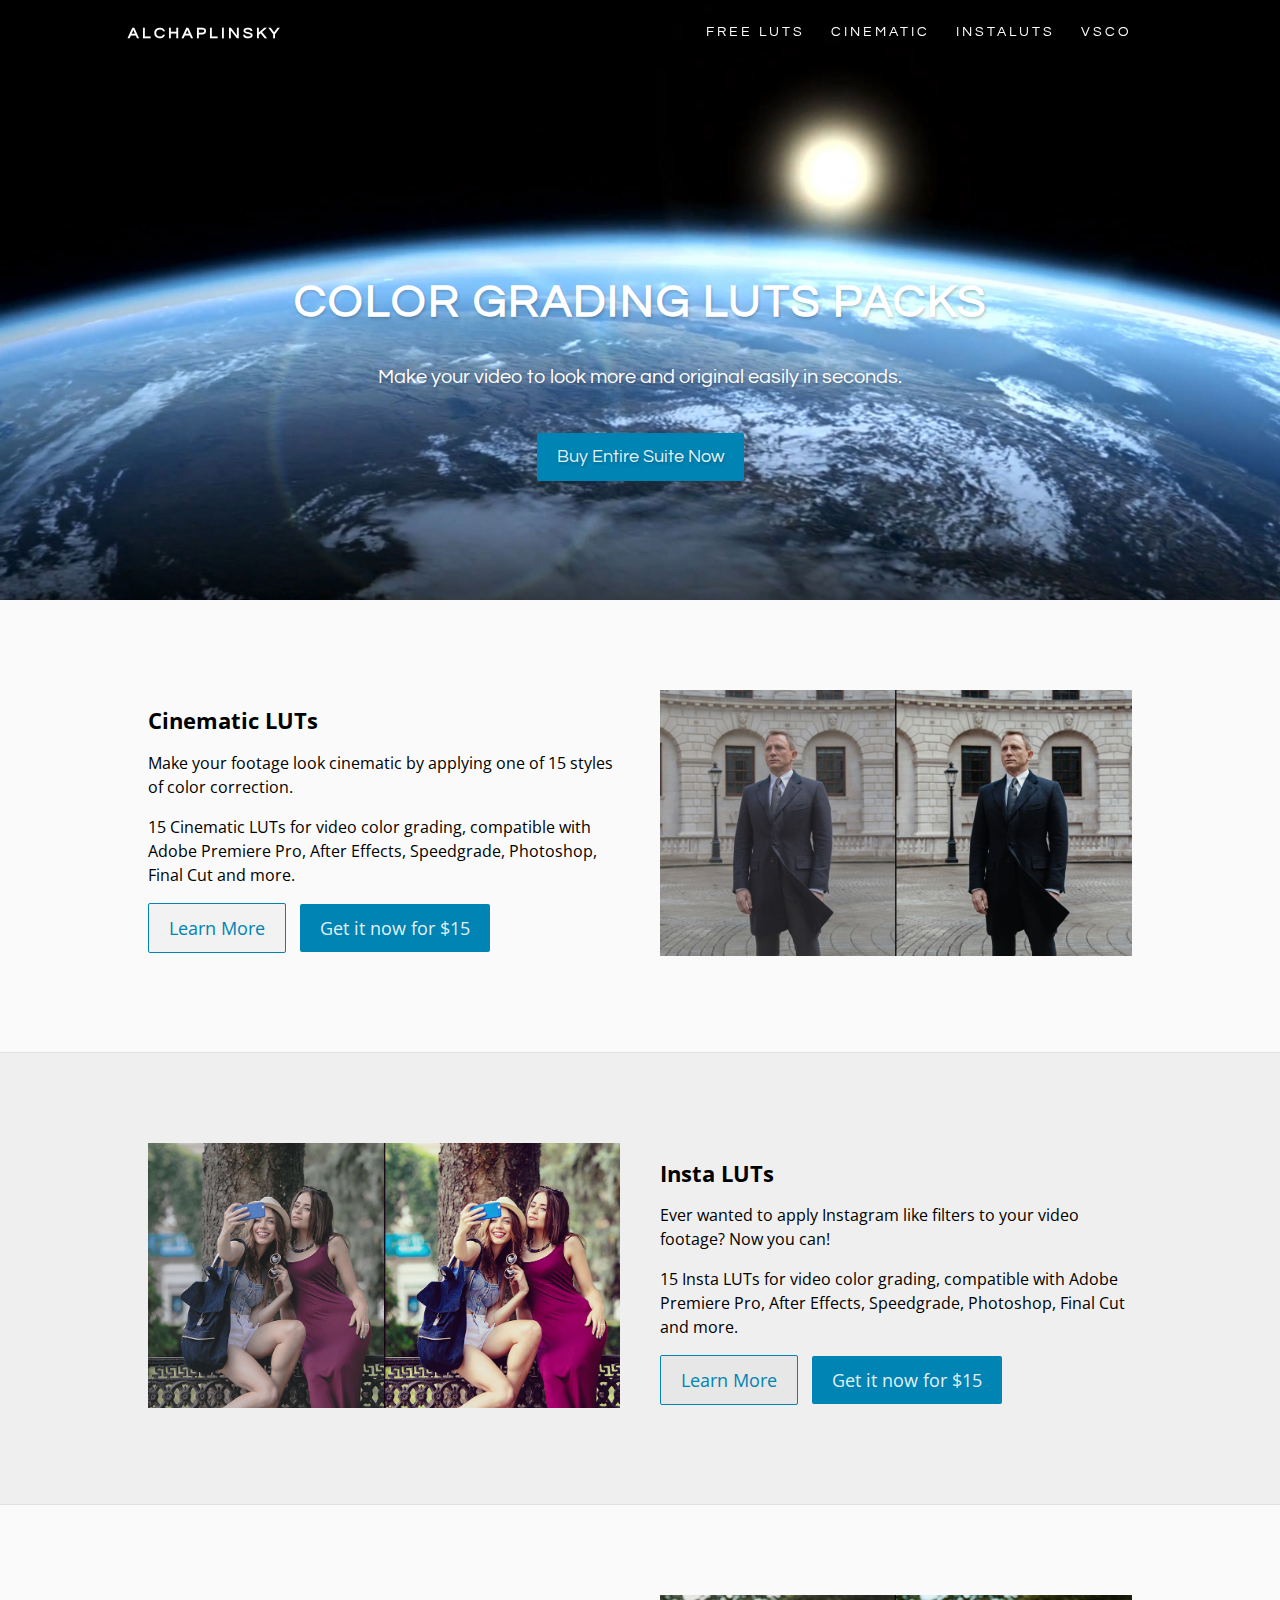
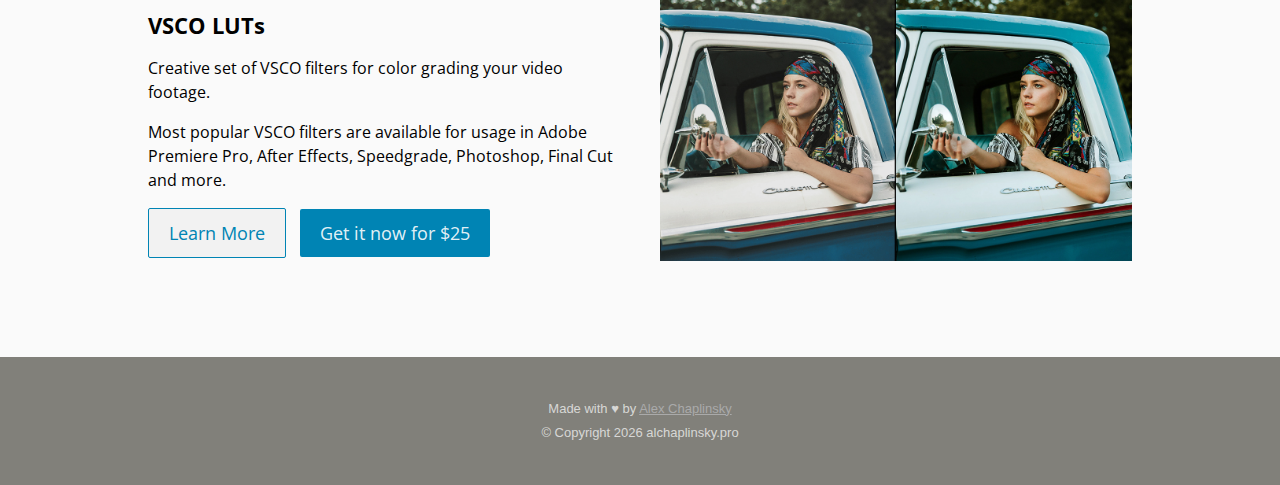
<file: index.html>
<!DOCTYPE html>
<html>
  <head>
    <meta charset="utf-8">
    <title>Artisitc LUTs for Video Color Grading</title>
    <meta name="viewport" content="width=device-width, initial-scale=1">
    <meta name="description" content="Artistic LUTs for Color Grading your videos. 15 Cinematic and 15 Instagram filters presents for Adobe Premiere Pro, After Effects, SpeedGrade, Final Cut Pro X and others" />
    <meta name="keywords" content="video, color grading, LUT, color correction, presets, adobe premiere, final cut, adobe speedgrade, editing" />

    <meta property="fb:app_id" content="1656847441282777">
    <meta property="og:title" content="Artisitc LUTs for Video Color Grading by alchaplinsky">
		<meta property="og:type" content="article">
		<meta property="og:url" content="http://luts.alchaplinsky.pro/">
		<meta property="og:image" content="http://luts.alchaplinsky.pro/images/creative_cover.jpg">
		<meta property="og:description" content="Artistic LUTs for Color Grading videos. 15 Cinematic and 15 Instagram filters presets for Adobe Premiere Pro, After Effects, SpeedGrade, Final Cut Pro X and others.">
		<meta property="og:site_name" content="Alchaplinsky">

    <meta name="twitter:card" content="product">
		<meta name="twitter:site" content="http://luts.alchaplinsky.pro/">
		<meta name="twitter:title" content="Artisitc LUTs for Video Color Grading by alchaplinsky">
		<meta name="twitter:description" content="Artistic LUTs for Color Grading videos. 15 Cinematic and 15 Instagram filters presets for Adobe Premiere Pro, After Effects, SpeedGrade, Final Cut Pro X and others.">
		<meta name="twitter:creator" content="@alchaplinsky">
		<meta name="twitter:image" content="http://luts.alchaplinsky.pro/images/creative_cover.jpg">

    <meta name="google-site-verification" content="h7UdFY4v6fXzL4sG2YnH9sVCjisX4ZGQZk3UaNiEnq0" />
    <link rel="icon" type="image/png" href="images/favicon.png" />
    <script>
      (function(i,s,o,g,r,a,m){i['GoogleAnalyticsObject']=r;i[r]=i[r]||function(){
      (i[r].q=i[r].q||[]).push(arguments)},i[r].l=1*new Date();a=s.createElement(o),
      m=s.getElementsByTagName(o)[0];a.async=1;a.src=g;m.parentNode.insertBefore(a,m)
      })(window,document,'script','https://www.google-analytics.com/analytics.js','ga');

      ga('create', 'UA-91455305-1', 'auto');
      ga('send', 'pageview');

    </script>
    <script type="text/javascript" src="//cdnjs.cloudflare.com/ajax/libs/jquery/2.1.3/jquery.min.js"></script>
    <link rel="stylesheet" href="stylesheets/application.css" />
  </head>
  <body>
    <div class="header">
      <div class="container">
        <a href="/" class="logo">ALCHAPLINSKY</a>
        <ul class="navigation">
          <li><a href="/free.html">FREE LUTS</a></li>
          <li><a href="/cinematic.html">CINEMATIC</a></li>
          <li><a href="/instagram.html">INSTALUTS</a></li>
          <li><a href="/vsco.html">VSCO</a></li>
        </ul>
      </div>
    </div>
    <div class="teaser">
      <div class="words">
        <h1>Color Grading LUTs Packs</h1>
        <p>Make your video to look more and original easily in seconds.</p>
        <br />
        <a href="https://sellfy.com/alchaplinsky" class="button">Buy Entire Suite Now</a>
        <!-- <div><small>Save $14</small></div> -->
      </div>
    </div>
    <section>
      <div class="row">
        <div class="col1of2">
          <h2>Cinematic LUTs</h2>
          <p>Make your footage look cinematic by applying one of 15 styles of color correction.</p>
          </p>15 Cinematic LUTs for video color grading, compatible with Adobe Premiere Pro, After Effects, Speedgrade, Photoshop, Final Cut and more.</p>
          <a href="/cinematic.html" class="button hollow">Learn More</a>
          <a href="https://sellfy.com/p/9xzc/" class="button">Get it now for $15</a>
        </div>
        <div class="col1of2 mobile-hidden">
          <a href="/cinematic.html"><img src="images/cinematic_preview.jpg" alt="" width="100%" /></a>
        </div>
      </div>
    </section>
    <section class="shaded">
      <div class="row">
        <div class="col1of2 mobile-hidden">
          <a href="/instagram.html"><img src="images/instagram_preview.jpg" alt="" width="100%" ></a>
        </div>
        <div class="col1of2">
          <h2>Insta LUTs</h2>
          <p>Ever wanted to apply Instagram like filters to your video footage? Now you can!</p>
          <p>15 Insta LUTs for video color grading, compatible with Adobe Premiere Pro, After Effects, Speedgrade, Photoshop, Final Cut and more.</p>
          <a href="/instagram.html" class="button hollow">Learn More</a>
          <a href="https://sellfy.com/p/2c6M/" class="button">Get it now for $15</a>
        </div>
      </div>
    </section>
    <section>
      <div class="row">
        <div class="col1of2">
          <h2>VSCO LUTs</h2>
          <p>Creative set of VSCO filters for color grading your video footage.</p>
          <p>Most popular VSCO filters are available for usage in Adobe Premiere Pro, After Effects, Speedgrade, Photoshop, Final Cut and more.</p>
          <a href="/vsco.html" class="button hollow">Learn More</a>
          <a href="https://sellfy.com/p/lRgl/" class="button">Get it now for $25</a>
        </div>
        <div class="col1of2 mobile-hidden">
          <a href="/cinematic.html"><img src="images/vsco_preview.jpg" alt="" width="100%" ></a>
        </div>
      </div>
    </section>
    <footer class="dark">
      <div class="container">
        <div>Made with &#9829; by <a href="http://instagram.com/alchaplinsky" target="_blank">Alex Chaplinsky</a></div>
        <div>&copy; Copyright <span id="copyright-year"></span> alchaplinsky.pro</div>
      </div>
    </footer>
  </body>
  <script type="text/javascript" src="javascripts/application.js"></script>
  <!-- Yandex.Metrika counter -->
    <script type="text/javascript">
        (function (d, w, c) {
            (w[c] = w[c] || []).push(function() {
                try {
                    w.yaCounter42581769 = new Ya.Metrika({
                        id:42581769,
                        clickmap:true,
                        trackLinks:true,
                        accurateTrackBounce:true,
                        webvisor:true
                    });
                } catch(e) { }
            });

            var n = d.getElementsByTagName("script")[0],
                s = d.createElement("script"),
                f = function () { n.parentNode.insertBefore(s, n); };
            s.type = "text/javascript";
            s.async = true;
            s.src = "https://mc.yandex.ru/metrika/watch.js";

            if (w.opera == "[object Opera]") {
                d.addEventListener("DOMContentLoaded", f, false);
            } else { f(); }
        })(document, window, "yandex_metrika_callbacks");
    </script>
    <noscript><div><img src="https://mc.yandex.ru/watch/42581769" style="position:absolute; left:-9999px;" alt="" /></div></noscript>
  <!-- /Yandex.Metrika counter -->
</html>
</file>
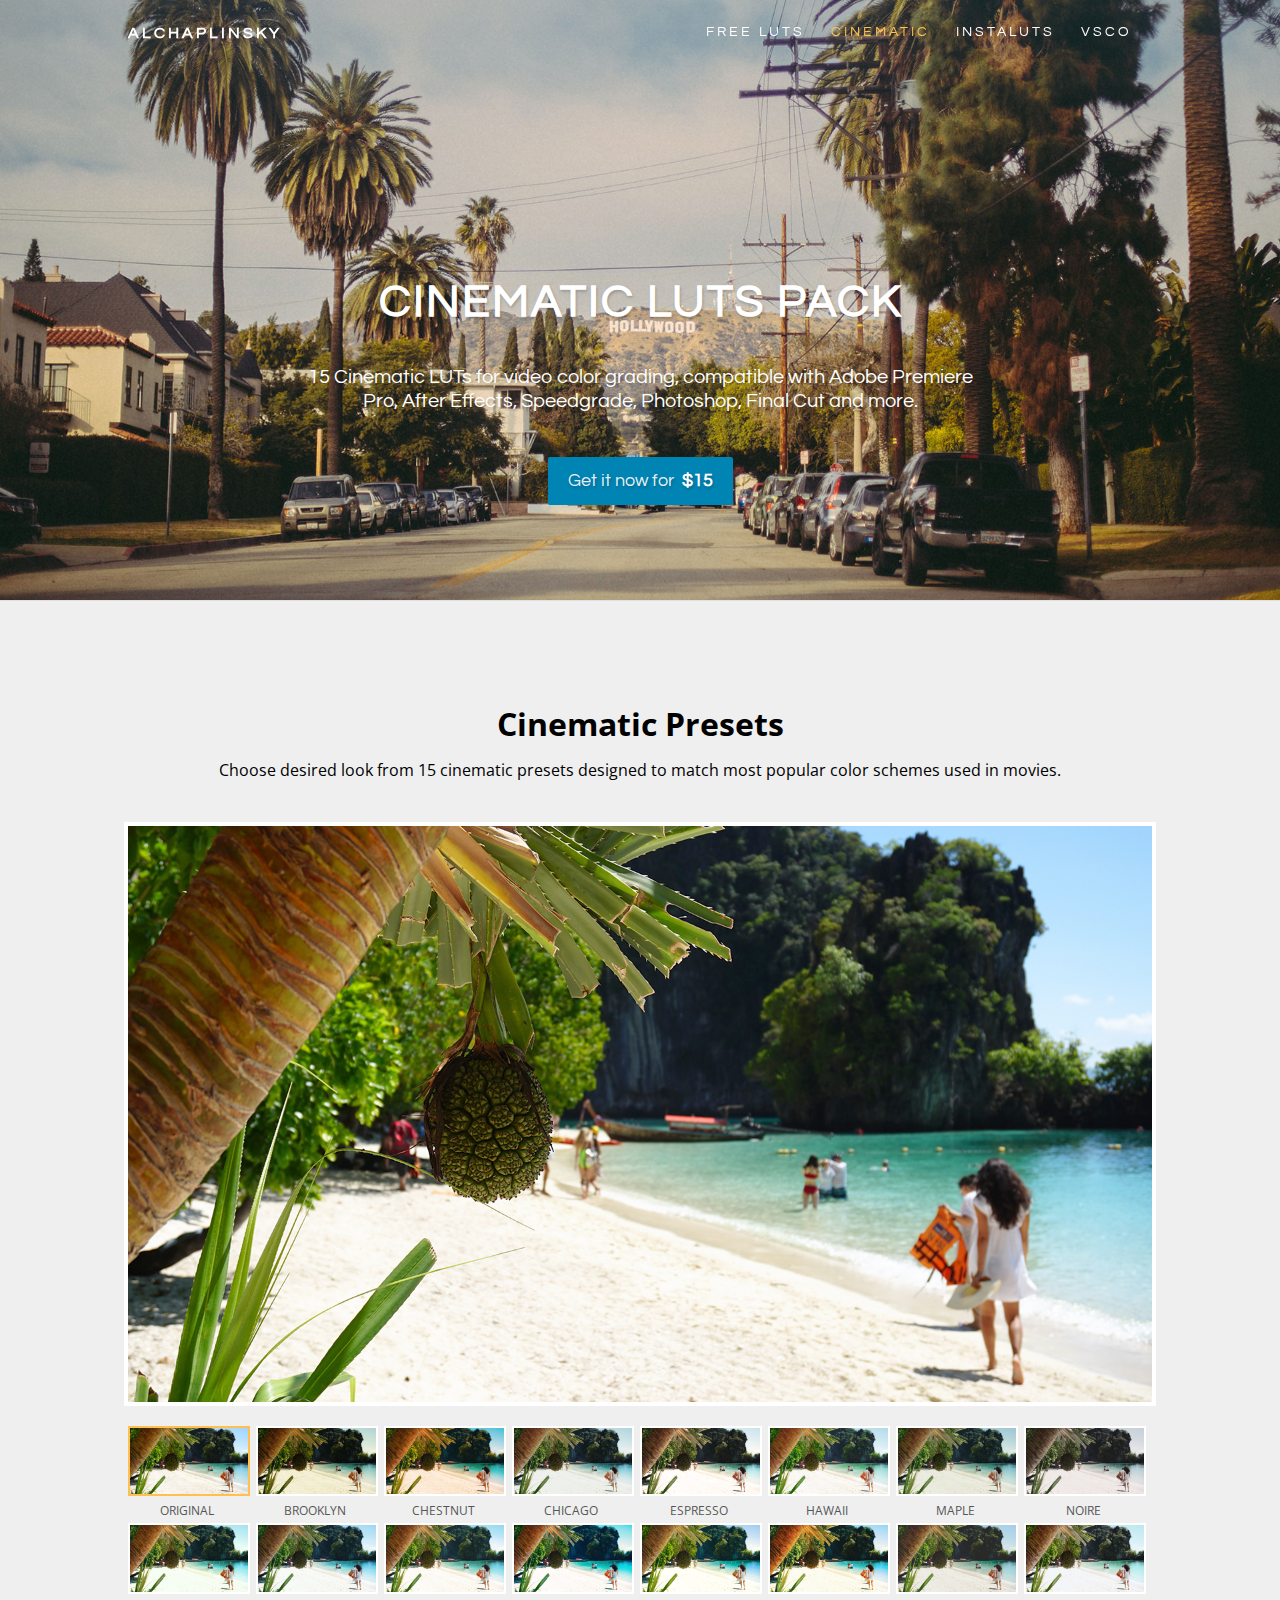
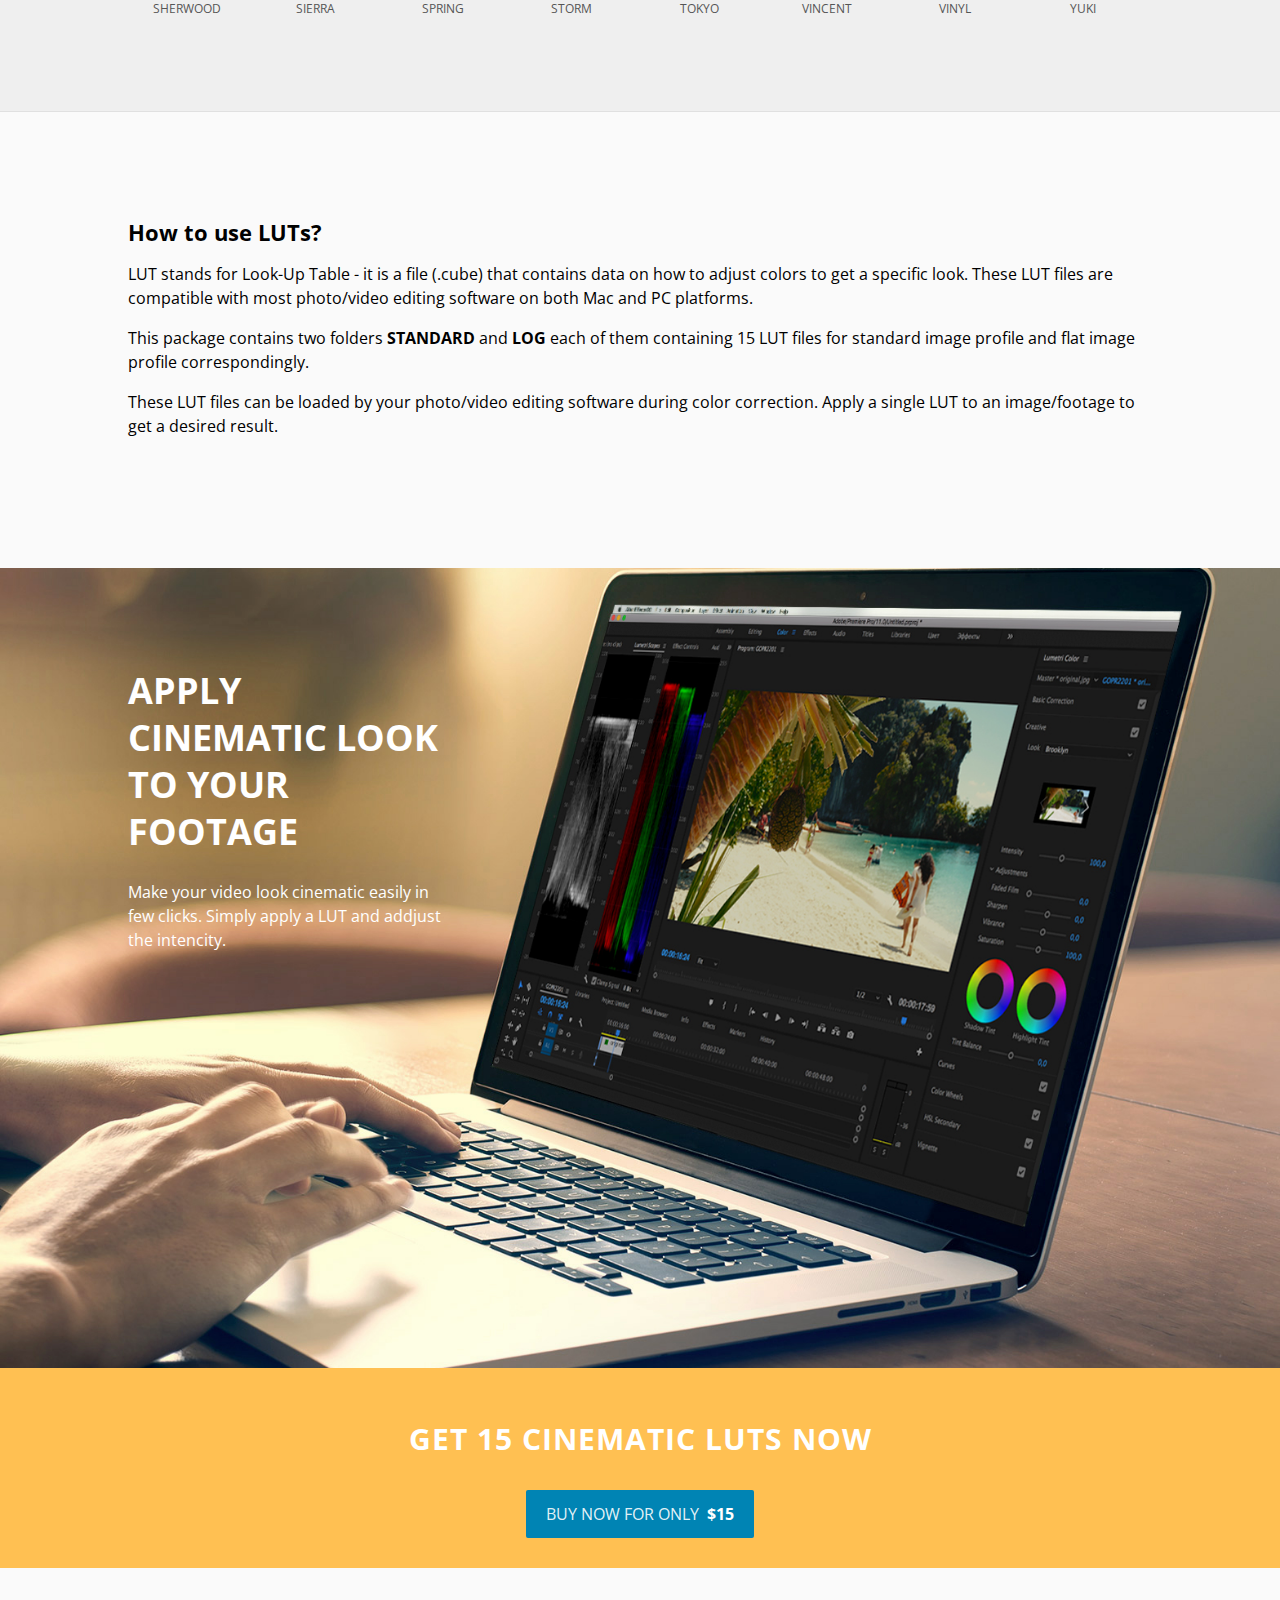
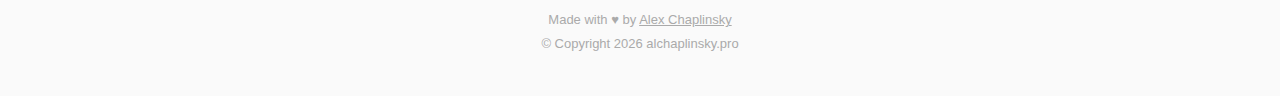
<file: cinematic.html>
<!DOCTYPE html>
<html>
  <head>
    <meta charset="utf-8">
    <title>15 Cinematic LUTs for Color Grading</title>
    <meta name="viewport" content="width=device-width, initial-scale=1">

    <meta name="description" content="Make your video look cinematic in seconds. 15 styles of Cinematic LUTs for Adobe Premiere,  After Effects, SpeedGrade, Final Cut Pro X and others." />
    <meta name="keywords" content="video, color grading, LUT, color correction, cinematic, movie, preset, adobe premiere, final cut, adobe speedgrade, editing" />

    <meta property="fb:app_id" content="1656847441282777">
    <meta property="og:title" content="15 Cinematic LUTs for Color Grading by alchaplinsky">
		<meta property="og:type" content="article">
		<meta property="og:url" content="https://luts.alchaplinsky.pro/cinematic.html">
		<meta property="og:image" content="https://luts.alchaplinsky.pro/images/cinematic_cover.jpg">
		<meta property="og:description" content="15 Cinematic LUTs for Adobe Premiere Pro, After Effects, SpeedGrade, Final Cut Pro X and others. Make your video look cinematic easily within seconds.">
		<meta property="og:site_name" content="Alchaplinsky">

    <meta name="google-site-verification" content="h7UdFY4v6fXzL4sG2YnH9sVCjisX4ZGQZk3UaNiEnq0" />
    <link rel="icon" type="image/png" href="images/favicon.png" />
    <link rel="stylesheet" href="stylesheets/application.css" />
    <script type="text/javascript" src="//cdnjs.cloudflare.com/ajax/libs/jquery/2.1.3/jquery.min.js"></script>
    <script type="text/javascript" src="javascripts/application.js"></script>
    <script>
      (function(i,s,o,g,r,a,m){i['GoogleAnalyticsObject']=r;i[r]=i[r]||function(){
      (i[r].q=i[r].q||[]).push(arguments)},i[r].l=1*new Date();a=s.createElement(o),
      m=s.getElementsByTagName(o)[0];a.async=1;a.src=g;m.parentNode.insertBefore(a,m)
      })(window,document,'script','https://www.google-analytics.com/analytics.js','ga');

      ga('create', 'UA-91455305-1', 'auto');
      ga('send', 'pageview');

    </script>
  </head>
  <body>
    <div class="header">
      <div class="container">
        <a href="/" class="logo">ALCHAPLINSKY</a>
        <ul class="navigation">
          <li><a href="/free.html">FREE LUTS</a></li>
          <li><a href="/cinematic.html" class="current">CINEMATIC</a></li>
          <li><a href="/instagram.html">INSTALUTS</a></li>
          <li><a href="/vsco.html">VSCO</a></li>
        </ul>
      </div>
    </div>
    <div class="teaser cinematic">
      <div class="words">
        <h1>Cinematic LUTs Pack</h1>
        <p>15 Cinematic LUTs for video color grading, compatible with Adobe Premiere Pro, After Effects, Speedgrade, Photoshop, Final Cut and more.</p>
        <br />
        <a href="https://sellfy.com/p/9xzc/" class="button">Get it now for <span class="price">$15</span></a>
      </div>
    </div>
    <section class="shaded">
      <div class="by-center">
        <h1>Cinematic Presets</h1>
        <p>Choose desired look from 15 cinematic presets designed to match most popular color schemes used in movies.</p>
      </div>
      <br />
      <div class="preview">
        <img src="images/cinematic/original.jpg" alt="">
      </div>
      <div class="carousele">
        <ul>
          <li class="current">
            <img src="images/cinematic/original.jpg" alt="" />
            <div>Original</div>
          </li>
          <li>
            <img src="images/cinematic/brooklyn.jpg" alt="" />
            <div>Brooklyn</div>
          </li>
          <li>
            <img src="images/cinematic/chestnut.jpg" alt="" />
            <div>Chestnut</div>
          </li>
          <li>
            <img src="images/cinematic/chicago.jpg" alt="" />
            <div>Chicago</div>
          </li>
          <li>
            <img src="images/cinematic/espresso.jpg" alt="" />
            <div>Espresso</div>
          </li>
          <li>
            <img src="images/cinematic/hawaii.jpg" alt="" />
            <div>Hawaii</div>
          </li>
          <li>
            <img src="images/cinematic/maple.jpg" alt="" />
            <div>Maple</div>
          </li>
          <li>
            <img src="images/cinematic/noire.jpg" alt="" />
            <div>Noire</div>
          </li>
          <li>
            <img src="images/cinematic/sherwood.jpg" alt="" />
            <div>Sherwood</div>
          </li>
          <li>
            <img src="images/cinematic/sierra.jpg" alt="" />
            <div>Sierra</div>
          </li>
          <li>
            <img src="images/cinematic/spring.jpg" alt="" />
            <div>Spring</div>
          </li>
          <li>
            <img src="images/cinematic/storm.jpg" alt="" />
            <div>Storm</div>
          </li>
          <li>
            <img src="images/cinematic/tokyo.jpg" alt="" />
            <div>Tokyo</div>
          </li>
          <li>
            <img src="images/cinematic/vincent.jpg" alt="" />
            <div>Vincent</div>
          </li>
          <li>
            <img src="images/cinematic/vinyl.jpg" alt="" />
            <div>Vinyl</div>
          </li>
          <li>
            <img src="images/cinematic/yuki.jpg" alt="" />
            <div>Yuki</div>
          </li>
        </ul>
      </div>
    </section>
    <section id="howto">
      <div class="container">
        <h2>How to use LUTs?</h2>
        <p>LUT stands for Look-Up Table - it is a file (.cube) that contains data on how to adjust colors to get a specific look. These LUT files are compatible with most photo/video editing software on both Mac and PC platforms.</p>
        <p>This package contains two folders <strong>STANDARD</strong> and <strong>LOG</strong> each of them containing 15 LUT files for standard image profile and flat image profile correspondingly.</p>
        <p>These LUT files can be loaded by your photo/video editing software during color correction. Apply a single LUT to an image/footage to get a desired result.</p>
      </div>
    </section>
    <div class="poster">
      <div class="container">
        <div class="text">
          <h1>Apply Cinematic look to your footage</h1>
          <p>Make your video look cinematic easily in few clicks. Simply apply a LUT and addjust the intencity.</p>
        </div>
      </div>
    </div>
    <div class="promo">
      <h1>Get 15 Cinematic LUTs now</h1>
      <a href="https://sellfy.com/p/9xzc/" class="button">BUY NOW FOR ONLY <span class="price">$15</span></a>
    </div>
    <footer>
      <div>Made with &#9829; by <a href="http://instagram.com/alchaplinsky" target="_blank">Alex Chaplinsky</a></div>
      <div>&copy; Copyright <span id="copyright-year"></span> alchaplinsky.pro</div>
    </footer>
  </body>
  <!-- Yandex.Metrika counter -->
    <script type="text/javascript">
        (function (d, w, c) {
            (w[c] = w[c] || []).push(function() {
                try {
                    w.yaCounter42581769 = new Ya.Metrika({
                        id:42581769,
                        clickmap:true,
                        trackLinks:true,
                        accurateTrackBounce:true,
                        webvisor:true
                    });
                } catch(e) { }
            });

            var n = d.getElementsByTagName("script")[0],
                s = d.createElement("script"),
                f = function () { n.parentNode.insertBefore(s, n); };
            s.type = "text/javascript";
            s.async = true;
            s.src = "https://mc.yandex.ru/metrika/watch.js";

            if (w.opera == "[object Opera]") {
                d.addEventListener("DOMContentLoaded", f, false);
            } else { f(); }
        })(document, window, "yandex_metrika_callbacks");
    </script>
    <noscript><div><img src="https://mc.yandex.ru/watch/42581769" style="position:absolute; left:-9999px;" alt="" /></div></noscript>
  <!-- /Yandex.Metrika counter -->
</html>
</file>
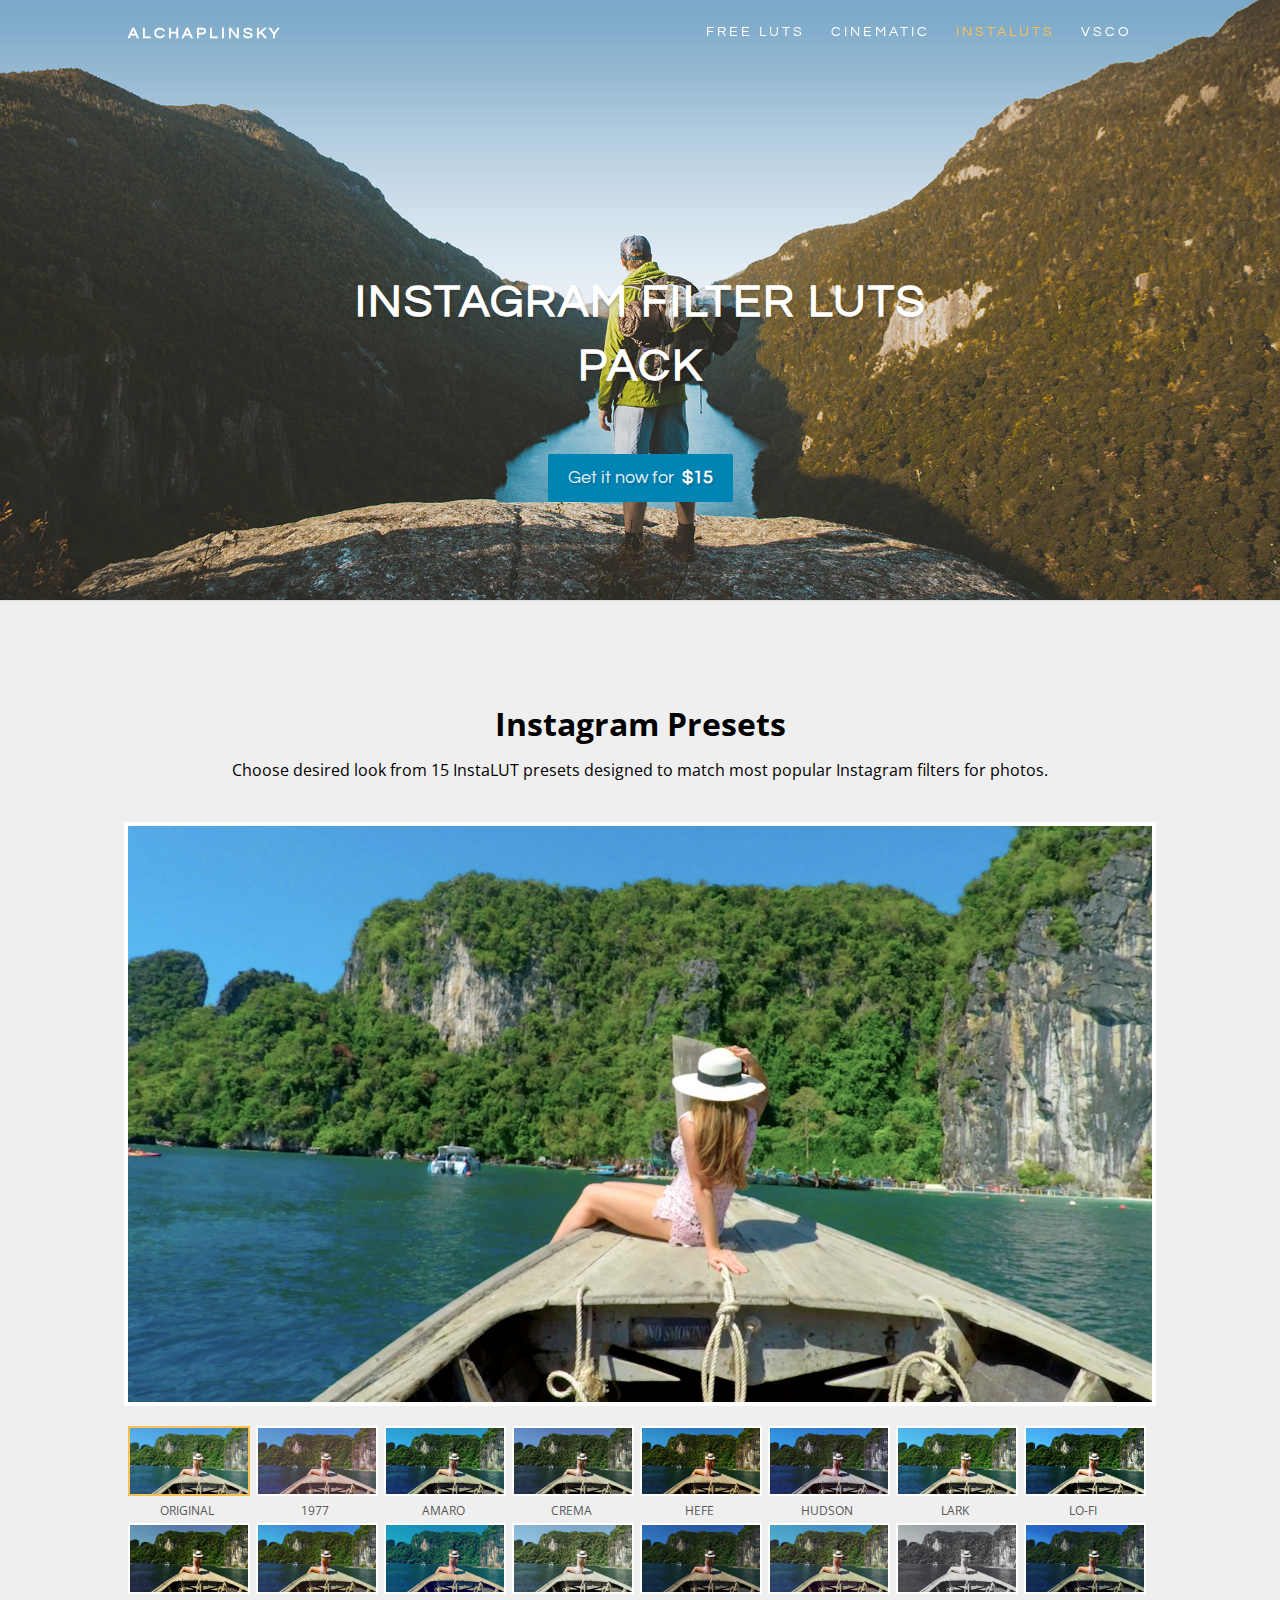
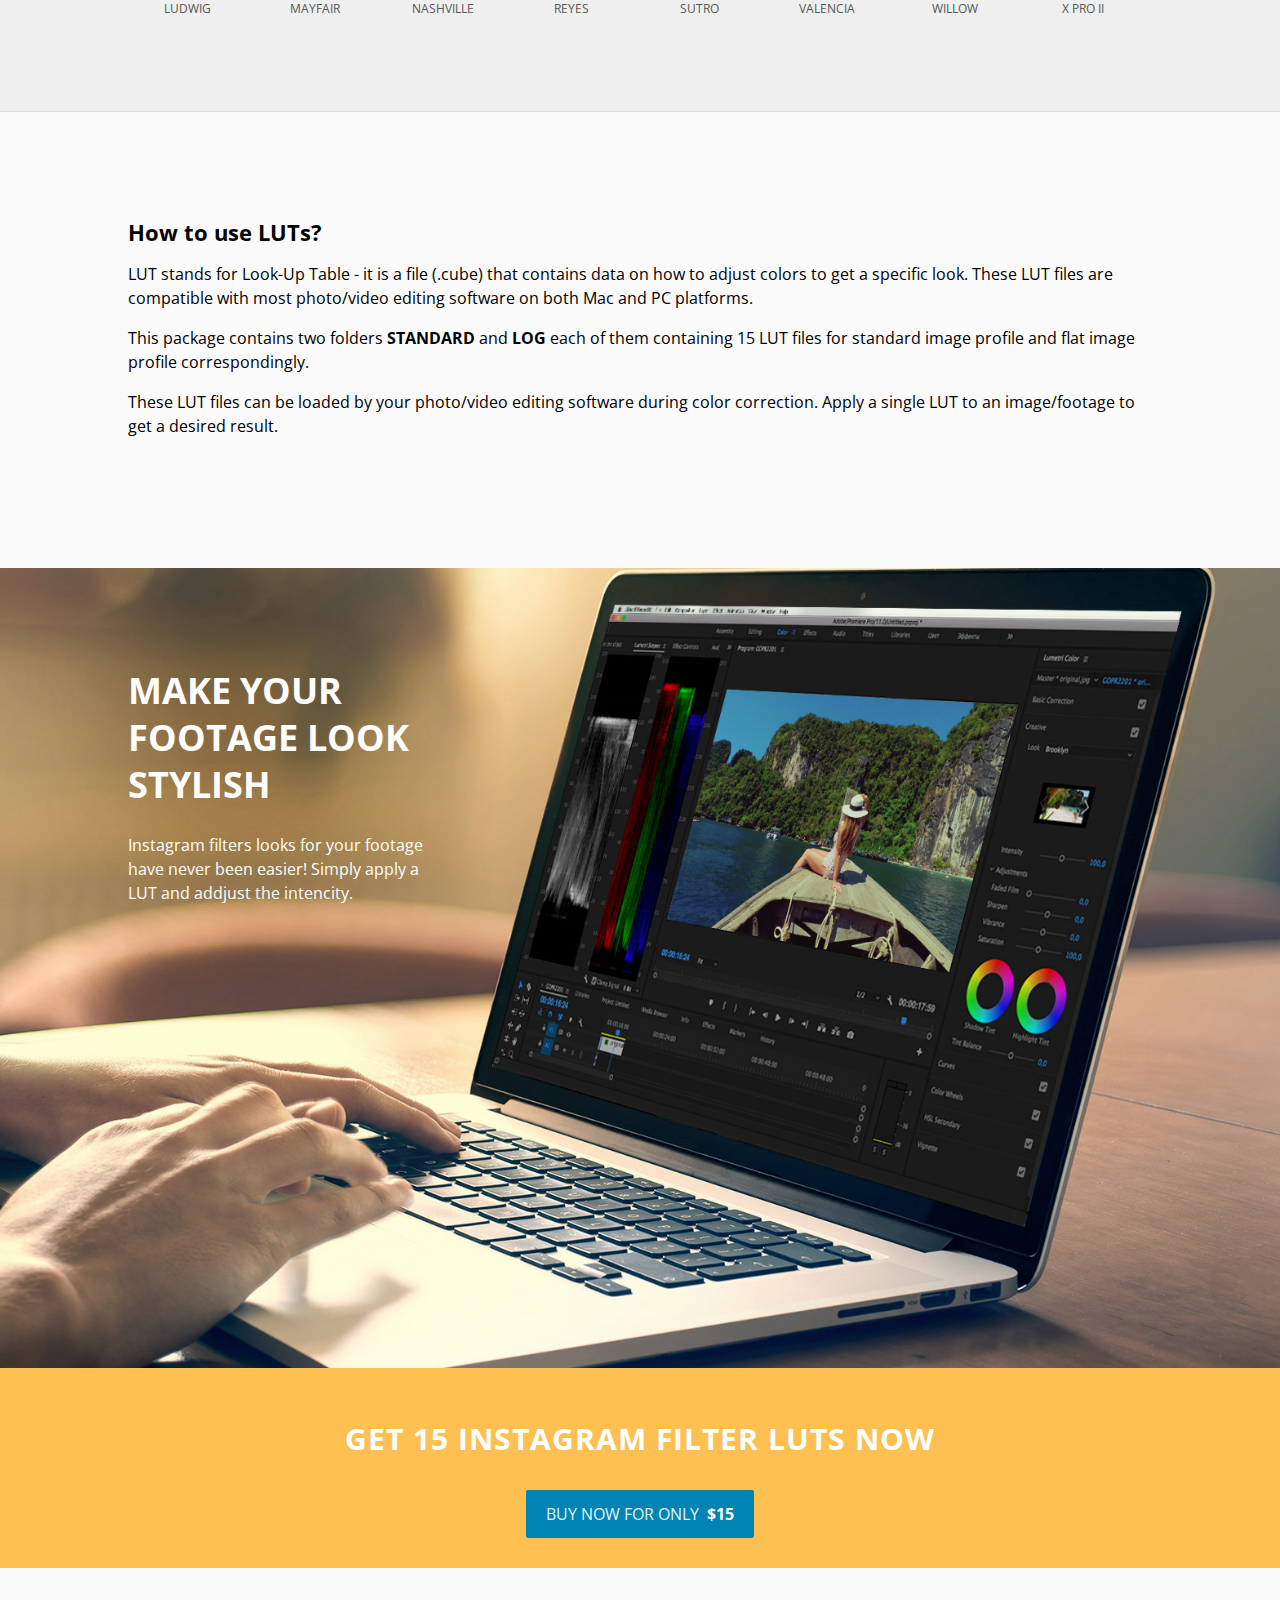
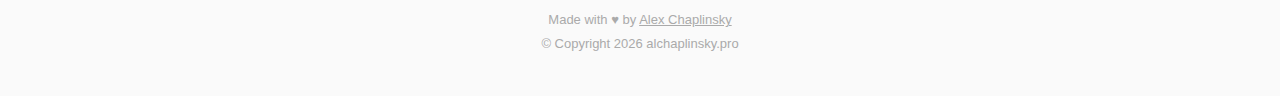
<file: instagram.html>
<!DOCTYPE html>
<html>
  <head>
    <meta charset="utf-8">
    <title>15 Instagram filter LUTs for Color Grading</title>
    <meta name="viewport" content="width=device-width, initial-scale=1">
    <meta name="description" content="Popular instagram filters are now available for your videos. Make your footage look more artistic with 15 Instagram filter LUTs easily." />
    <meta name="keywords" content="video, color grading, LUT, color correction, instagram, filter, effect, preset, adobe premiere, final cut, adobe speedgrade, editing" />

    <meta property="fb:app_id" content="1656847441282777">
    <meta property="og:title" content="15 Instagram filter LUTs for Color Grading by alchaplinsky">
		<meta property="og:type" content="article">
		<meta property="og:url" content="https://luts.alchaplinsky.pro/instagram.html">
		<meta property="og:image" content="https://luts.alchaplinsky.pro/images/instagram_cover.jpg">
		<meta property="og:description" content="15 Cinematic LUTs for Adobe Premiere Pro, After Effects, SpeedGrade, Final Cut Pro X and others. Make your video look artistic easily within seconds.">
		<meta property="og:site_name" content="Alchaplinsky">

    <meta name="google-site-verification" content="h7UdFY4v6fXzL4sG2YnH9sVCjisX4ZGQZk3UaNiEnq0" />
    <link rel="icon" type="image/png" href="images/favicon.png" />
    <link rel="stylesheet" href="stylesheets/application.css" />
    <script type="text/javascript" src="//cdnjs.cloudflare.com/ajax/libs/jquery/2.1.3/jquery.min.js"></script>
    <script type="text/javascript" src="javascripts/application.js"></script>
    <script>
      (function(i,s,o,g,r,a,m){i['GoogleAnalyticsObject']=r;i[r]=i[r]||function(){
      (i[r].q=i[r].q||[]).push(arguments)},i[r].l=1*new Date();a=s.createElement(o),
      m=s.getElementsByTagName(o)[0];a.async=1;a.src=g;m.parentNode.insertBefore(a,m)
      })(window,document,'script','https://www.google-analytics.com/analytics.js','ga');

      ga('create', 'UA-91455305-1', 'auto');
      ga('send', 'pageview');

    </script>
  </head>
  <body>
    <div class="header">
      <div class="container">
        <a href="/" class="logo">ALCHAPLINSKY</a>
        <ul class="navigation">
          <li><a href="/free.html">FREE LUTS</a></li>
          <li><a href="/cinematic.html">CINEMATIC</a></li>
          <li><a href="/instagram.html" class="current">INSTALUTS</a></li>
          <li><a href="/vsco.html">VSCO</a></li>
        </ul>
      </div>
    </div>
    <div class="teaser instagram">
      <div class="words">
        <h1>Instagram filter LUTs Pack</h1>
        <!-- <h2>15 Instagram filter LUTs for video color grading, compatible with Adobe Premiere Pro, After Effects, Speedgrade, Photoshop, Final Cut and more.</h2> -->
        <br />
        <a href="https://sellfy.com/p/2c6M/" class="button">Get it now for <span class="price">$15</span></a>
      </div>
    </div>
    <section class="shaded">
      <div class="by-center">
        <h1>Instagram Presets</h1>
        <p>Choose desired look from 15 InstaLUT presets designed to match most popular Instagram filters for photos.</p>
      </div>
      <br />
      <div class="preview">
        <img src="images/instagram/original.jpg" alt="">
      </div>
      <div class="carousele">
        <ul>
          <li class="current">
            <img src="images/instagram/original.jpg" alt="" />
            <div>Original</div>
          </li>
          <li>
            <img src="images/instagram/1977.jpg" alt="" />
            <div>1977</div>
          </li>
          <li>
            <img src="images/instagram/amaro.jpg" alt="" />
            <div>Amaro</div>
          </li>
          <li>
            <img src="images/instagram/crema.jpg" alt="" />
            <div>Crema</div>
          </li>
          <li>
            <img src="images/instagram/hefe.jpg" alt="" />
            <div>Hefe</div>
          </li>
          <li>
            <img src="images/instagram/hudson.jpg" alt="" />
            <div>Hudson</div>
          </li>
          <li>
            <img src="images/instagram/lark.jpg" alt="" />
            <div>Lark</div>
          </li>
          <li>
            <img src="images/instagram/lo-fi.jpg" alt="" />
            <div>Lo-Fi</div>
          </li>
          <li>
            <img src="images/instagram/ludwig.jpg" alt="" />
            <div>Ludwig</div>
          </li>
          <li>
            <img src="images/instagram/mayfair.jpg" alt="" />
            <div>Mayfair</div>
          </li>
          <li>
            <img src="images/instagram/nashville.jpg" alt="" />
            <div>Nashville</div>
          </li>
          <li>
            <img src="images/instagram/reyes.jpg" alt="" />
            <div>Reyes</div>
          </li>
          <li>
            <img src="images/instagram/sutro.jpg" alt="" />
            <div>Sutro</div>
          </li>
          <li>
            <img src="images/instagram/valencia.jpg" alt="" />
            <div>Valencia</div>
          </li>
          <li>
            <img src="images/instagram/willow.jpg" alt="" />
            <div>Willow</div>
          </li>
          <li>
            <img src="images/instagram/x-pro-ii.jpg" alt="" />
            <div>X Pro II</div>
          </li>
        </ul>
      </div>
    </section>
    <section id="howto">
      <div class="container">
        <h2>How to use LUTs?</h2>
        <p>LUT stands for Look-Up Table - it is a file (.cube) that contains data on how to adjust colors to get a specific look. These LUT files are compatible with most photo/video editing software on both Mac and PC platforms.</p>
        <p>This package contains two folders <strong>STANDARD</strong> and <strong>LOG</strong> each of them containing 15 LUT files for standard image profile and flat image profile correspondingly.</p>
        <p>These LUT files can be loaded by your photo/video editing software during color correction. Apply a single LUT to an image/footage to get a desired result.</p>
      </div>
    </section>
    <div class="poster instagram">
      <div class="container">
        <div class="text">
          <h1>Make your footage look stylish</h1>
          <p>Instagram filters looks for your footage have never been easier! Simply apply a LUT and addjust the intencity.</p>
        </div>
      </div>
    </div>
    <div class="promo">
      <h1>Get 15 Instagram filter LUTs now</h1>
      <a href="https://sellfy.com/p/2c6M/" class="button">BUY NOW FOR ONLY <span class="price">$15</span></a>
    </div>
    <footer>
      <div>Made with &#9829; by <a href="http://instagram.com/alchaplinsky" target="_blank">Alex Chaplinsky</a></div>
      <div>&copy; Copyright <span id="copyright-year"></span> alchaplinsky.pro</div>
    </footer>
  </body>
  <!-- Yandex.Metrika counter -->
    <script type="text/javascript">
        (function (d, w, c) {
            (w[c] = w[c] || []).push(function() {
                try {
                    w.yaCounter42581769 = new Ya.Metrika({
                        id:42581769,
                        clickmap:true,
                        trackLinks:true,
                        accurateTrackBounce:true,
                        webvisor:true
                    });
                } catch(e) { }
            });

            var n = d.getElementsByTagName("script")[0],
                s = d.createElement("script"),
                f = function () { n.parentNode.insertBefore(s, n); };
            s.type = "text/javascript";
            s.async = true;
            s.src = "https://mc.yandex.ru/metrika/watch.js";

            if (w.opera == "[object Opera]") {
                d.addEventListener("DOMContentLoaded", f, false);
            } else { f(); }
        })(document, window, "yandex_metrika_callbacks");
    </script>
    <noscript><div><img src="https://mc.yandex.ru/watch/42581769" style="position:absolute; left:-9999px;" alt="" /></div></noscript>
  <!-- /Yandex.Metrika counter -->
</html>
</file>
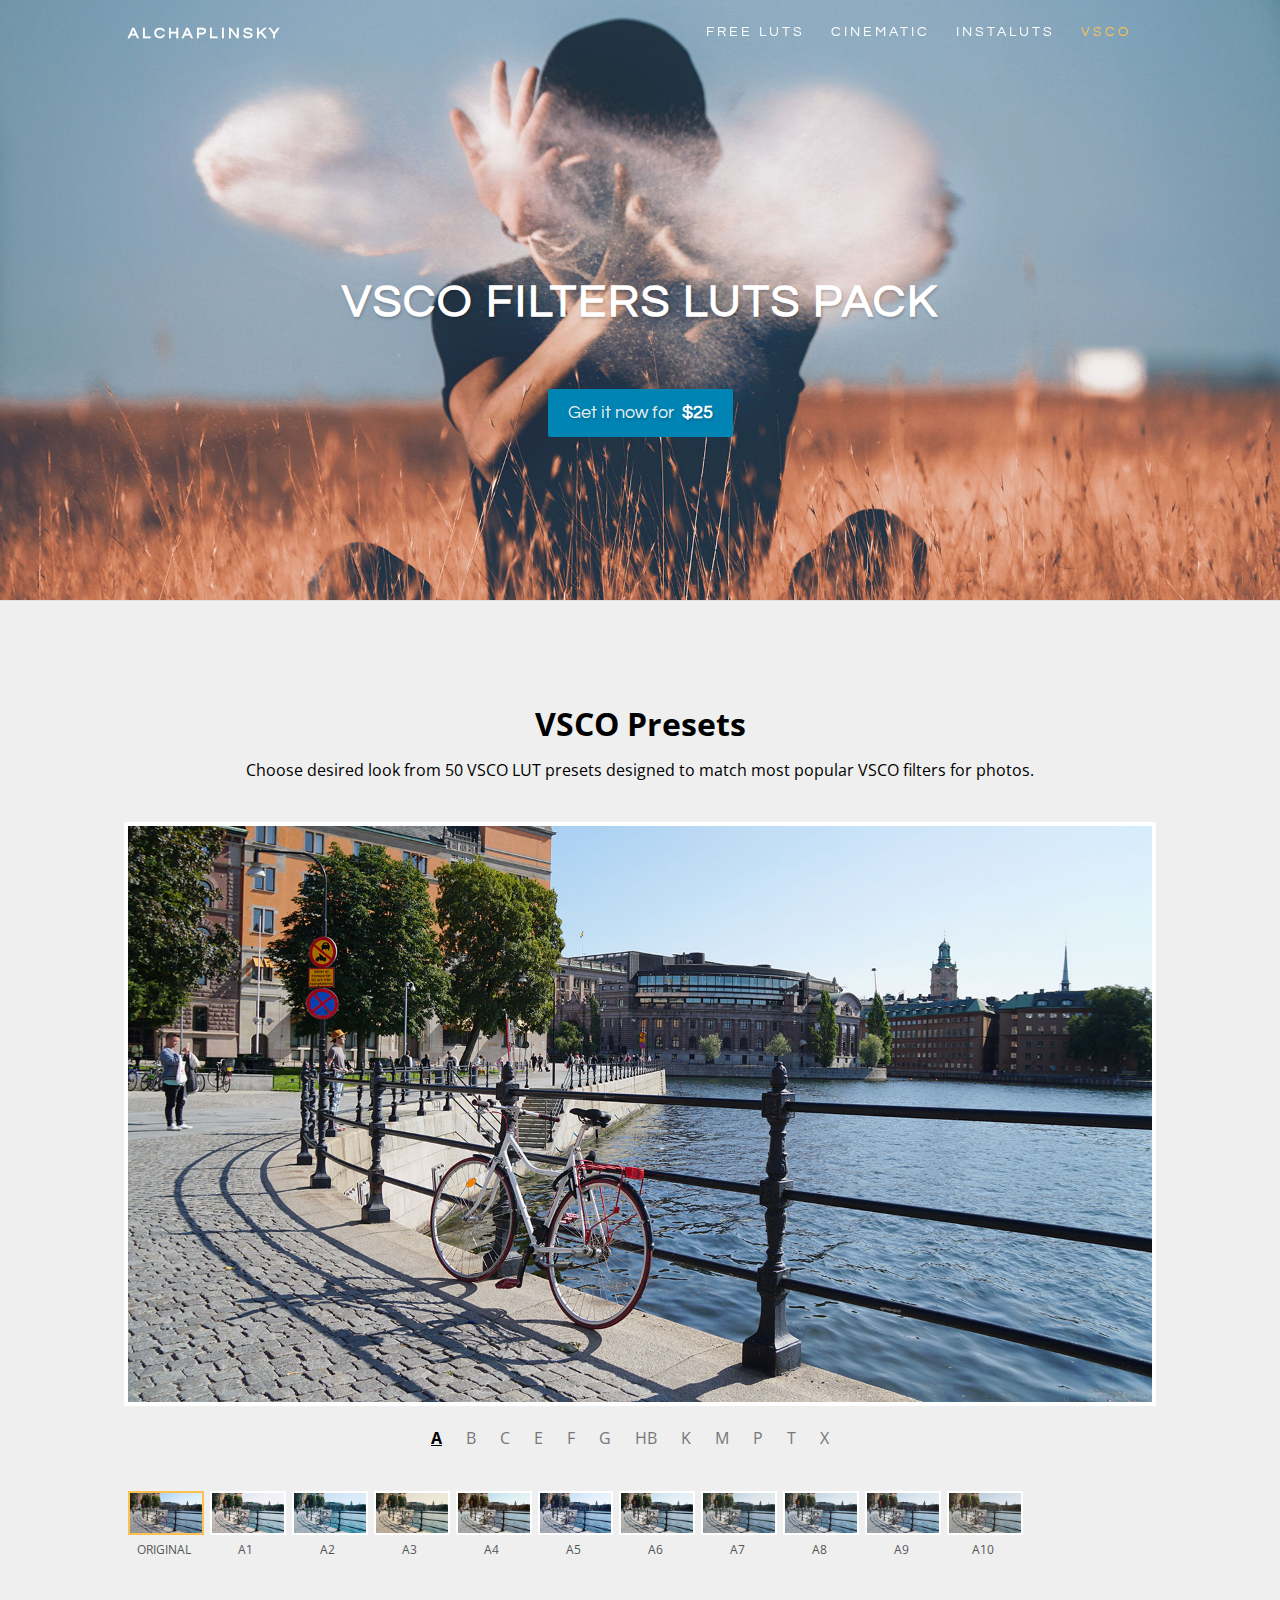
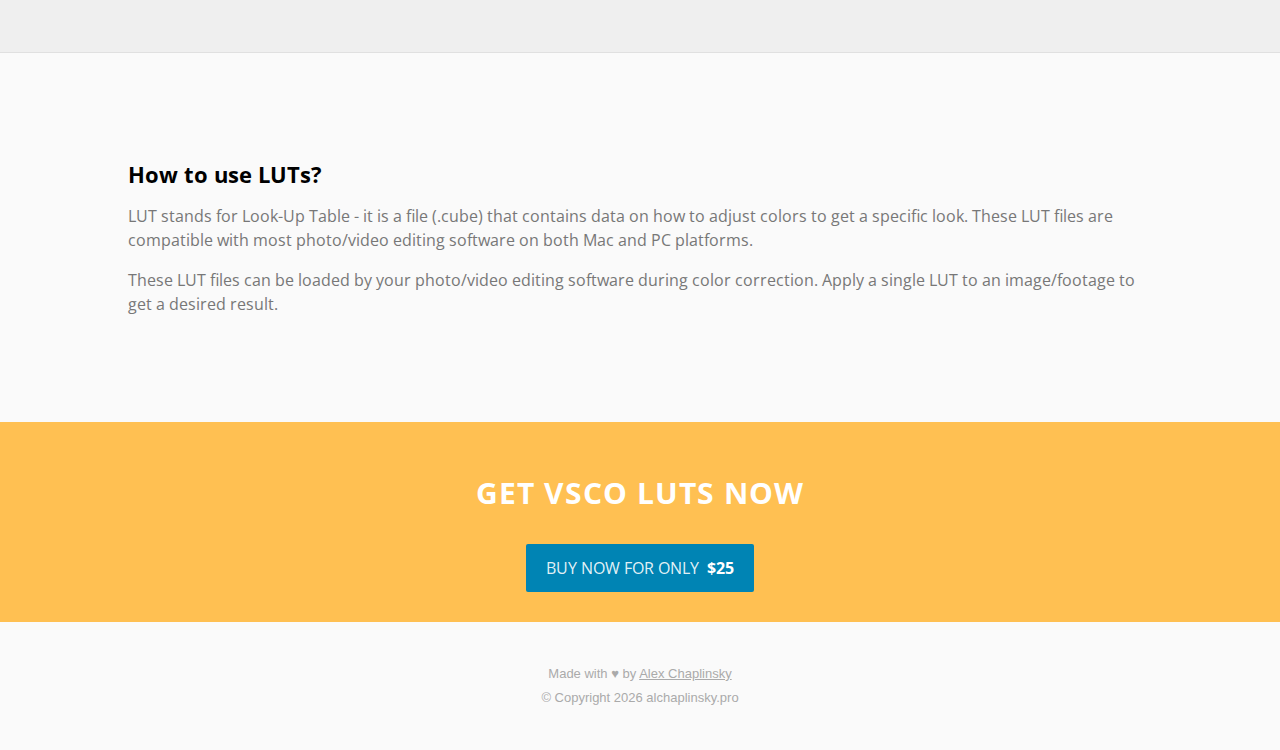
<file: vsco.html>
<!DOCTYPE html>
<html>
  <head>
    <meta charset="utf-8">
    <title>VSCO filter LUTs for Video Color Grading</title>
    <meta name="viewport" content="width=device-width, initial-scale=1">

    <meta name="description" content="Popular VSCO filters are now available for your videos. Make your footage look more artistic with VSCO filter LUTs easily." />
    <meta name="keywords" content="vsco, vscocam, video, color grading, LUT, color correction, filter, effect, preset, adobe premiere, final cut, adobe speedgrade, editing" />

    <meta property="fb:app_id" content="1656847441282777">
    <meta property="og:title" content="VSCO filter LUTs for Color Grading by alchaplinsky">
		<meta property="og:type" content="article">
		<meta property="og:url" content="https://luts.alchaplinsky.pro/vsco.html">
		<meta property="og:image" content="https://luts.alchaplinsky.pro/images/vsco_cover.jpg">
		<meta property="og:description" content="Popular VSCO LUTs for Adobe Premiere Pro, After Effects, SpeedGrade, Final Cut Pro X and others. Make your video look artistic easily within seconds.">
		<meta property="og:site_name" content="Alchaplinsky">

    <meta name="google-site-verification" content="h7UdFY4v6fXzL4sG2YnH9sVCjisX4ZGQZk3UaNiEnq0" />
    <link rel="icon" type="image/png" href="images/favicon.png" />
    <link rel="stylesheet" href="stylesheets/application.css" />
    <script type="text/javascript" src="//cdnjs.cloudflare.com/ajax/libs/jquery/2.1.3/jquery.min.js"></script>
    <script type="text/javascript" src="javascripts/application.js"></script>
    <script>
      (function(i,s,o,g,r,a,m){i['GoogleAnalyticsObject']=r;i[r]=i[r]||function(){
      (i[r].q=i[r].q||[]).push(arguments)},i[r].l=1*new Date();a=s.createElement(o),
      m=s.getElementsByTagName(o)[0];a.async=1;a.src=g;m.parentNode.insertBefore(a,m)
      })(window,document,'script','https://www.google-analytics.com/analytics.js','ga');

      ga('create', 'UA-91455305-1', 'auto');
      ga('send', 'pageview');

    </script>
  </head>
  <body>
    <div class="header">
      <div class="container">
        <a href="/" class="logo">ALCHAPLINSKY</a>
        <ul class="navigation">
          <li><a href="/free.html">FREE LUTS</a></li>
          <li><a href="/cinematic.html">CINEMATIC</a></li>
          <li><a href="/instagram.html">INSTALUTS</a></li>
          <li><a href="/vsco.html" class="current">VSCO</a></li>
        </ul>
      </div>
    </div>
    <div class="teaser vsco">
      <div class="words">
        <h1>VSCO filters LUTs Pack</h1>
        <br />
        <a href="https://sellfy.com/p/lRgl/" class="button">Get it now for <span class="price">$25</span></a>
      </div>
    </div>
    <section class="shaded">
      <div class="by-center">
        <h1>VSCO Presets</h1>
        <p>Choose desired look from 50 VSCO LUT presets designed to match most popular VSCO filters for photos.</p>
      </div>
      <br />
      <div class="preview">
        <img src="images/vsco/original.jpg" alt="">
      </div>
      <div class="by-center">
        <div class="switcher">
          <span class="current" data-set="A">A</span>
          <span data-set="B">B</span>
          <span data-set="C">C</span>
          <span data-set="E">E</span>
          <span data-set="F">F</span>
          <span data-set="G">G</span>
          <span data-set="HB">HB</span>
          <span data-set="K">K</span>
          <span data-set="M">M</span>
          <span data-set="P">P</span>
          <span data-set="T">T</span>
          <span data-set="X">X</span>
        </div>
      </div>
      <div class="carousele minimal">
        <ul>
          <li class="current">
            <img src="images/vsco/original.jpg" alt="" />
            <div>Original</div>
          </li>
          <li data-set="A">
            <img src="images/vsco/A1.jpg" alt="" />
            <div>A1</div>
          </li>
          <li data-set="A">
            <img src="images/vsco/A2.jpg" alt="" />
            <div>A2</div>
          </li>
          <li data-set="A">
            <img src="images/vsco/A3.jpg" alt="" />
            <div>A3</div>
          </li>
          <li data-set="A">
            <img src="images/vsco/A4.jpg" alt="" />
            <div>A4</div>
          </li>
          <li data-set="A">
            <img src="images/vsco/A5.jpg" alt="" />
            <div>A5</div>
          </li>
          <li data-set="A">
            <img src="images/vsco/A6.jpg" alt="" />
            <div>A6</div>
          </li>
          <li data-set="A">
            <img src="images/vsco/A7.jpg" alt="" />
            <div>A7</div>
          </li>
          <li data-set="A">
            <img src="images/vsco/A8.jpg" alt="" />
            <div>A8</div>
          </li>
          <li data-set="A">
            <img src="images/vsco/A9.jpg" alt="" />
            <div>A9</div>
          </li>
          <li data-set="A">
            <img src="images/vsco/A10.jpg" alt="" />
            <div>A10</div>
          </li>
          <li data-set="B">
            <img src="images/vsco/B1.jpg" alt="" />
            <div>B1</div>
          </li>
          <li data-set="B">
            <img src="images/vsco/B2.jpg" alt="" />
            <div>B2</div>
          </li>
          <li data-set="B">
            <img src="images/vsco/B3.jpg" alt="" />
            <div>B3</div>
          </li>
          <li data-set="B">
            <img src="images/vsco/B4.jpg" alt="" />
            <div>B4</div>
          </li>
          <li data-set="B">
            <img src="images/vsco/B5.jpg" alt="" />
            <div>B5</div>
          </li>
          <li data-set="B">
            <img src="images/vsco/B6.jpg" alt="" />
            <div>B6</div>
          </li>
          <li data-set="C">
            <img src="images/vsco/C1.jpg" alt="" />
            <div>C1</div>
          </li>
          <li data-set="C">
            <img src="images/vsco/C2.jpg" alt="" />
            <div>C2</div>
          </li>
          <li data-set="C">
            <img src="images/vsco/C3.jpg" alt="" />
            <div>C3</div>
          </li>
          <li data-set="C">
            <img src="images/vsco/C4.jpg" alt="" />
            <div>C4</div>
          </li>
          <li data-set="C">
            <img src="images/vsco/C5.jpg" alt="" />
            <div>C5</div>
          </li>
          <li data-set="C">
            <img src="images/vsco/C6.jpg" alt="" />
            <div>C6</div>
          </li>
          <li data-set="C">
            <img src="images/vsco/C7.jpg" alt="" />
            <div>C7</div>
          </li>
          <li data-set="C">
            <img src="images/vsco/C8.jpg" alt="" />
            <div>C8</div>
          </li>
          <li data-set="C">
            <img src="images/vsco/C9.jpg" alt="" />
            <div>C9</div>
          </li>
          <li data-set="E">
            <img src="images/vsco/E1.jpg" alt="" />
            <div>E1</div>
          </li>
          <li data-set="E">
            <img src="images/vsco/E2.jpg" alt="" />
            <div>E2</div>
          </li>
          <li data-set="E">
            <img src="images/vsco/E3.jpg" alt="" />
            <div>E3</div>
          </li>
          <li data-set="E">
            <img src="images/vsco/E4.jpg" alt="" />
            <div>E4</div>
          </li>
          <li data-set="E">
            <img src="images/vsco/E5.jpg" alt="" />
            <div>E5</div>
          </li>
          <li data-set="E">
            <img src="images/vsco/E6.jpg" alt="" />
            <div>E6</div>
          </li>
          <li data-set="E">
            <img src="images/vsco/E7.jpg" alt="" />
            <div>E7</div>
          </li>
          <li data-set="F">
            <img src="images/vsco/F1.jpg" alt="" />
            <div>F1</div>
          </li>
          <li data-set="F">
            <img src="images/vsco/F2.jpg" alt="" />
            <div>F2</div>
          </li>
          <li data-set="F">
            <img src="images/vsco/F3.jpg" alt="" />
            <div>F3</div>
          </li>
          <li data-set="G">
            <img src="images/vsco/G1.jpg" alt="" />
            <div>G1</div>
          </li>
          <li data-set="G">
            <img src="images/vsco/G2.jpg" alt="" />
            <div>G2</div>
          </li>
          <li data-set="G">
            <img src="images/vsco/G3.jpg" alt="" />
            <div>G3</div>
          </li>
          <li data-set="HB">
            <img src="images/vsco/HB1.jpg" alt="" />
            <div>HB1</div>
          </li>
          <li data-set="HB">
            <img src="images/vsco/HB2.jpg" alt="" />
            <div>HB2</div>
          </li>
          <li data-set="K">
            <img src="images/vsco/K1.jpg" alt="" />
            <div>K1</div>
          </li>
          <li data-set="K">
            <img src="images/vsco/K2.jpg" alt="" />
            <div>K2</div>
          </li>
          <li data-set="K">
            <img src="images/vsco/K3.jpg" alt="" />
            <div>K3</div>
          </li>
          <li data-set="M">
            <img src="images/vsco/M3.jpg" alt="" />
            <div>M3</div>
          </li>
          <li data-set="M">
            <img src="images/vsco/M4.jpg" alt="" />
            <div>M4</div>
          </li>
          <li data-set="M">
            <img src="images/vsco/M5.jpg" alt="" />
            <div>M5</div>
          </li>
          <li data-set="M">
            <img src="images/vsco/M6.jpg" alt="" />
            <div>M6</div>
          </li>
          <li data-set="P">
            <img src="images/vsco/P5.jpg" alt="" />
            <div>P5</div>
          </li>
          <li data-set="T">
            <img src="images/vsco/T1.jpg" alt="" />
            <div>T1</div>
          </li>
          <li data-set="X">
            <img src="images/vsco/X1.jpg" alt="" />
            <div>X1</div>
          </li>
        </ul>
      </div>
    </section>
    <section id="howto">
      <div class="container">
        <h2>How to use LUTs?</h2>
        <div class="muted">
          <p>LUT stands for Look-Up Table - it is a file (.cube) that contains data on how to adjust colors to get a specific look. These LUT files are compatible with most photo/video editing software on both Mac and PC platforms.</p>
          <p>These LUT files can be loaded by your photo/video editing software during color correction. Apply a single LUT to an image/footage to get a desired result.</p>
        </div>
      </div>
    </section>

    <div class="promo">
      <h1>Get VSCO LUTs now</h1>
      <a href="https://sellfy.com/p/lRgl/" class="button">BUY NOW FOR ONLY <span class="price">$25</span></a>
    </div>
    <footer>
      <div>Made with &#9829; by <a href="http://instagram.com/alchaplinsky" target="_blank">Alex Chaplinsky</a></div>
      <div>&copy; Copyright <span id="copyright-year"></span> alchaplinsky.pro</div>
    </footer>
  </body>
  <!-- Yandex.Metrika counter -->
    <script type="text/javascript">
        (function (d, w, c) {
            (w[c] = w[c] || []).push(function() {
                try {
                    w.yaCounter42581769 = new Ya.Metrika({
                        id:42581769,
                        clickmap:true,
                        trackLinks:true,
                        accurateTrackBounce:true,
                        webvisor:true
                    });
                } catch(e) { }
            });

            var n = d.getElementsByTagName("script")[0],
                s = d.createElement("script"),
                f = function () { n.parentNode.insertBefore(s, n); };
            s.type = "text/javascript";
            s.async = true;
            s.src = "https://mc.yandex.ru/metrika/watch.js";

            if (w.opera == "[object Opera]") {
                d.addEventListener("DOMContentLoaded", f, false);
            } else { f(); }
        })(document, window, "yandex_metrika_callbacks");
    </script>
    <noscript><div><img src="https://mc.yandex.ru/watch/42581769" style="position:absolute; left:-9999px;" alt="" /></div></noscript>
  <!-- /Yandex.Metrika counter -->
</html>
</file>
<file: stylesheets/application.css>
@import 'normalize.css';
@import 'typography.css';
@import 'grids.css';

@import 'layout.css';
@import 'header.css';
@import 'navigation.css';
@import 'teaser.css';
@import 'buttons.css';
@import 'before-after.css';
@import 'preview.css';
@import 'switcher.css';
@import 'carousele.css';
</file>
